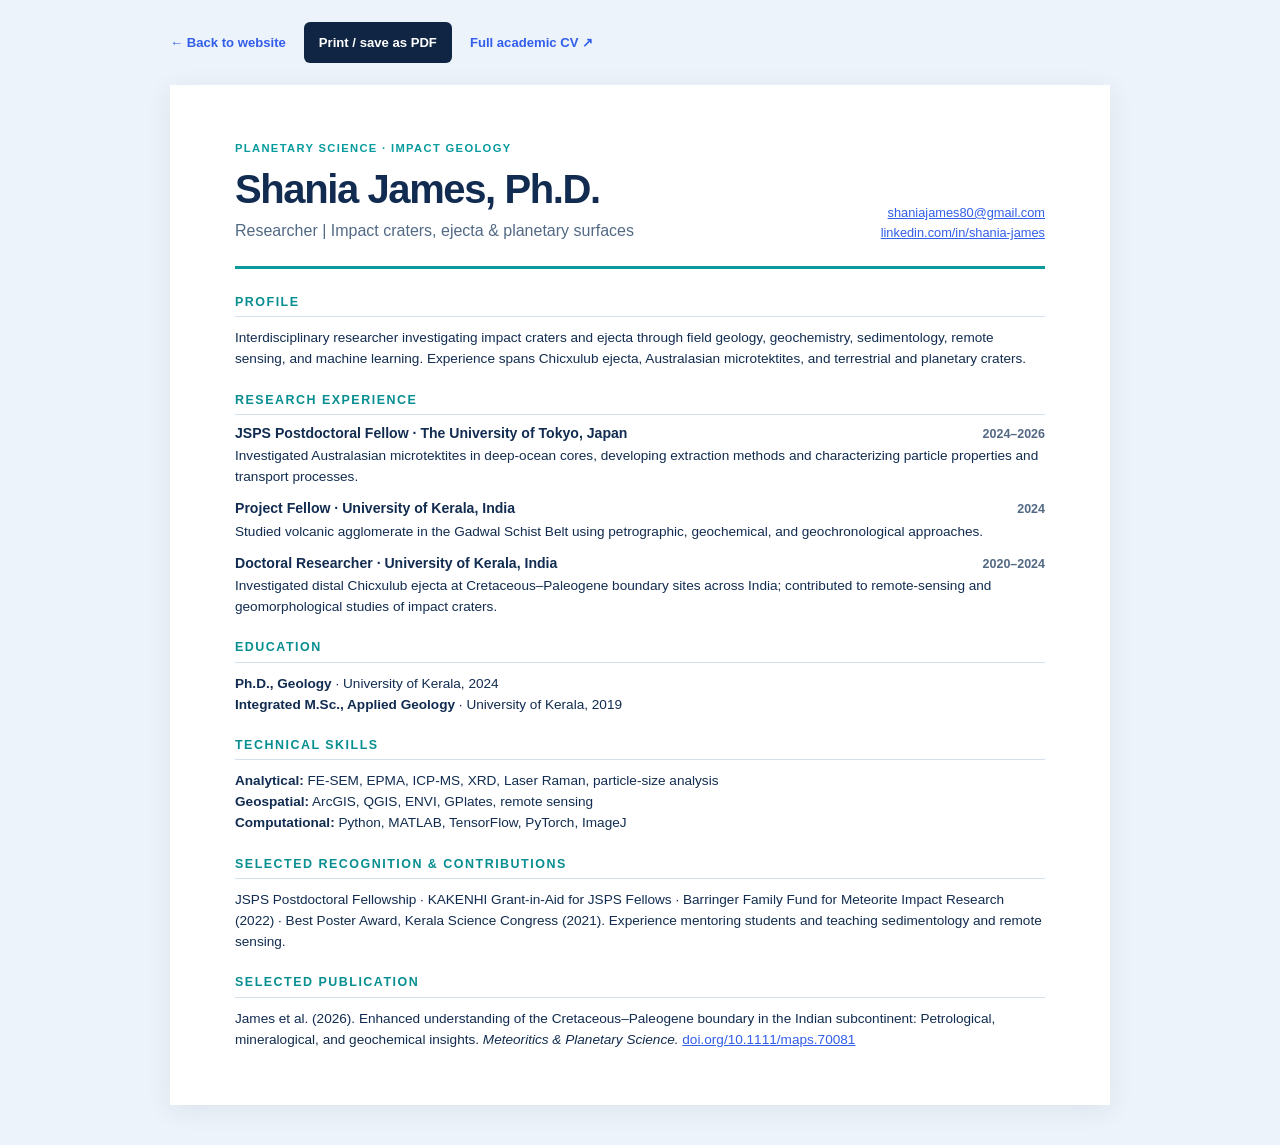
<file: resume.html>
<!doctype html>
<html lang="en">
<head>
  <meta charset="utf-8">
  <meta name="viewport" content="width=device-width, initial-scale=1">
  <meta name="description" content="Résumé of planetary scientist Shania James, Ph.D.">
  <title>Résumé | Shania James, Ph.D.</title>
  <link rel="stylesheet" href="styles.css">
  <link rel="stylesheet" href="resume.css">
</head>
<body>
  <div class="resume-toolbar"><a href="index.html">← Back to website</a><button type="button" onclick="window.print()">Print / save as PDF</button><a href="Documents/cv_ShaniaJames.pdf">Full academic CV ↗</a></div>
  <main class="resume">
    <header class="resume-header">
      <div><p class="resume-label">Planetary science · Impact geology</p><h1>Shania James, Ph.D.</h1><p>Researcher | Impact craters, ejecta &amp; planetary surfaces</p></div>
      <div class="resume-contact"><a href="mailto:shaniajames80@gmail.com">shaniajames80@gmail.com</a><a href="https://www.linkedin.com/in/shania-james">linkedin.com/in/shania-james</a></div>
    </header>
    <section><h2>Profile</h2><p>Interdisciplinary researcher investigating impact craters and ejecta through field geology, geochemistry, sedimentology, remote sensing, and machine learning. Experience spans Chicxulub ejecta, Australasian microtektites, and terrestrial and planetary craters.</p></section>
    <section><h2>Research experience</h2>
      <div class="resume-entry"><div><h3>JSPS Postdoctoral Fellow · The University of Tokyo, Japan</h3><span>2024–2026</span></div><p>Investigated Australasian microtektites in deep-ocean cores, developing extraction methods and characterizing particle properties and transport processes.</p></div>
      <div class="resume-entry"><div><h3>Project Fellow · University of Kerala, India</h3><span>2024</span></div><p>Studied volcanic agglomerate in the Gadwal Schist Belt using petrographic, geochemical, and geochronological approaches.</p></div>
      <div class="resume-entry"><div><h3>Doctoral Researcher · University of Kerala, India</h3><span>2020–2024</span></div><p>Investigated distal Chicxulub ejecta at Cretaceous–Paleogene boundary sites across India; contributed to remote-sensing and geomorphological studies of impact craters.</p></div>
    </section>
    <section><h2>Education</h2><p><strong>Ph.D., Geology</strong> · University of Kerala, 2024<br><strong>Integrated M.Sc., Applied Geology</strong> · University of Kerala, 2019</p></section>
    <section><h2>Technical skills</h2><p><strong>Analytical:</strong> FE-SEM, EPMA, ICP-MS, XRD, Laser Raman, particle-size analysis<br><strong>Geospatial:</strong> ArcGIS, QGIS, ENVI, GPlates, remote sensing<br><strong>Computational:</strong> Python, MATLAB, TensorFlow, PyTorch, ImageJ</p></section>
    <section><h2>Selected recognition &amp; contributions</h2><p>JSPS Postdoctoral Fellowship · KAKENHI Grant-in-Aid for JSPS Fellows · Barringer Family Fund for Meteorite Impact Research (2022) · Best Poster Award, Kerala Science Congress (2021). Experience mentoring students and teaching sedimentology and remote sensing.</p></section>
    <section><h2>Selected publication</h2><p>James et al. (2026). Enhanced understanding of the Cretaceous–Paleogene boundary in the Indian subcontinent: Petrological, mineralogical, and geochemical insights. <em>Meteoritics &amp; Planetary Science.</em> <a href="https://doi.org/10.1111/maps.70081">doi.org/10.1111/maps.70081</a></p></section>
  </main>
</body>
</html>
</file>
<file: styles.css>
:root{--navy:#102544;--ink:#112c50;--muted:#526985;--teal:#079b9d;--blue:#315eea;--purple:#7055ef;--tint:#edf3fa;--line:#d5e0ed;--white:#fff}
*{box-sizing:border-box}
html{scroll-behavior:smooth;scroll-padding-top:6rem}
body{margin:0;color:var(--ink);font-family:Inter,Arial,Helvetica,sans-serif;font-size:16px;line-height:1.6;background:#fff}
a{color:inherit}
button{font:inherit}
.container{width:min(1120px,calc(100% - 48px));margin:auto}
.skip-link{position:absolute;top:-100px;left:1rem;background:#fff;color:var(--navy);padding:.5rem;z-index:10}
.skip-link:focus{top:1rem}
:focus-visible{outline:3px solid #e4a449;outline-offset:3px}
.site-header{background:var(--navy);color:#fff}
.header-inner{min-height:76px;display:flex;align-items:center;justify-content:space-between;gap:24px}
.brand{font-weight:800;font-size:1.08rem;white-space:nowrap;text-decoration:none;letter-spacing:-.03em}.brand span{color:#4dd7cf}
nav{display:flex;align-items:center;justify-content:flex-end;gap:23px;flex-wrap:wrap}
nav a{font-size:.77rem;font-weight:600;text-decoration:none;color:#e4edf9}
nav a:hover,.footer-inner a:hover{text-decoration:underline}
.nav-button{border:1px solid #fff;background:#fff;color:var(--navy);padding:8px 13px;border-radius:6px}
.nav-button-outline{background:transparent;color:#fff;border-color:#8190a7}
.hero{background:var(--navy);color:#fff;overflow:hidden;position:relative}
.hero:after{content:"";position:absolute;right:-110px;top:15px;width:490px;height:490px;border:1px solid rgba(152,184,239,.12);border-radius:50%;box-shadow:0 0 0 60px rgba(152,184,239,.025),0 0 0 130px rgba(152,184,239,.025);pointer-events:none}
.hero-grid{position:relative;z-index:1;display:grid;grid-template-columns:1.1fr .8fr;gap:90px;align-items:center;padding-top:74px;padding-bottom:100px}
.eyebrow{text-transform:uppercase;letter-spacing:.15em;font-size:.7rem;font-weight:800;color:#8ee3de;margin:0 0 20px}
.status-dot{display:inline-block;width:8px;height:8px;background:#42d7ca;border-radius:50%;margin-right:7px;box-shadow:0 0 0 4px rgba(66,215,202,.13)}
.hero-name{font-size:.95rem;font-weight:700;color:#d9e7f8;margin:0 0 15px}
h1,h2,h3,p{margin-top:0}h1,h2,h3{line-height:1.16;letter-spacing:-.035em}
h1{font-size:clamp(2.5rem,4.6vw,4.15rem);margin-bottom:20px;max-width:680px}
.hero-intro{max-width:590px;color:#c5d5e9;font-size:1.05rem;margin-bottom:28px}
.button-row{display:flex;flex-wrap:wrap;gap:10px}
.button{display:inline-flex;align-items:center;justify-content:center;gap:18px;border:1px solid transparent;border-radius:6px;padding:12px 17px;text-decoration:none;font-size:.8rem;font-weight:700;transition:background .2s,border-color .2s}
.button-primary{background:var(--teal);color:white}.button-primary:hover{background:#087d80}
.button-ghost{border-color:#6a7d97;color:#fff}.button-ghost:hover{background:rgba(255,255,255,.1)}
.button-dark{background:var(--navy);color:#fff}.button-dark:hover{background:#28446a}
.question-card{background:#fff;color:var(--ink);border-radius:16px;box-shadow:0 18px 55px rgba(0,0,0,.2);overflow:hidden}
.question-heading{display:flex;gap:13px;align-items:center;padding:22px;border-bottom:1px solid var(--line)}
.question-icon{display:grid;place-items:center;background:#e4f8f6;color:var(--teal);width:32px;height:32px;border-radius:50%;flex:none}
.question-heading h2{font-size:.9rem;letter-spacing:0;margin:0 0 4px}.question-heading p{font-size:.75rem;color:var(--muted);margin:0}
.answer{background:#edf3fa;border-radius:10px;margin:20px 20px 12px;padding:16px;font-size:.88rem;min-height:102px}
.question-options{display:flex;flex-wrap:wrap;gap:8px;padding:8px 20px 22px}
.question-options button{cursor:pointer;background:#fff;color:var(--blue);border:1px solid #c9d6fb;border-radius:99px;padding:7px 11px;font-size:.74rem}
.question-options button:hover,.question-options button[aria-pressed=true]{background:#eaf0ff;border-color:var(--blue)}
.section{padding:105px 0}.section-tint{background:var(--tint)}
.section-heading{display:grid;grid-template-columns:1fr .82fr;gap:60px;align-items:end;margin-bottom:46px}
.eyebrow-dark{color:#078e91;margin-bottom:12px}.section-heading h2,.contact-section h2{font-size:clamp(2rem,3.2vw,2.9rem);margin:0}
.section-heading>p{color:var(--muted);margin:0;max-width:480px}
.research-grid{display:grid;grid-template-columns:repeat(3,1fr);gap:28px}
.research-card h3{font-size:1.22rem;margin:5px 0 12px}.research-card>p:not(.card-kicker):not(.text-link-paragraph){font-size:.91rem;color:var(--muted);min-height:5.8em}
.research-art{height:150px;position:relative;overflow:hidden;border-radius:8px;margin-bottom:21px;background:#d8e7ee}
.research-art span{position:absolute;top:15px;left:17px;font-size:.72rem;font-weight:800;letter-spacing:.12em;color:rgba(16,37,68,.65)}
.research-art i{position:absolute;display:block}
.art-field{background:linear-gradient(160deg,#dce8e7 0 51%,#abc7c0 51% 67%,#739d9b 67% 78%,#426f76 78%)}
.art-field i{width:125%;height:90px;left:-10%;bottom:-50px;background:#244e60;transform:rotate(-8deg)}
.art-grains{background:radial-gradient(circle at 30% 35%,#8dbaba 0 12px,transparent 13px),radial-gradient(circle at 70% 58%,#4e829d 0 22px,transparent 23px),radial-gradient(circle at 48% 72%,#b0cdd4 0 9px,transparent 10px),radial-gradient(circle at 77% 22%,#aecbd7 0 8px,transparent 9px),#dae9ef}
.art-grains i{width:90px;height:90px;border:1px solid #779fac;border-radius:50%;left:37%;top:20%}
.art-planets{background:#dce4f8}.art-planets i{width:125px;height:125px;border-radius:50%;background:linear-gradient(135deg,#7998c8,#374e86);right:18%;top:17px;box-shadow:-42px 25px 0 -18px #98b3dc}.art-planets:after{content:"";position:absolute;width:230px;height:65px;border:1px solid #7894c4;border-radius:50%;right:3%;top:44px;transform:rotate(-20deg)}
.card-kicker{font-size:.68rem;text-transform:uppercase;letter-spacing:.1em;font-weight:800;margin-bottom:8px}.teal{color:#078c8d}.blue{color:#315eea}.purple{color:#7055cf}
.text-link-paragraph a{color:#315eea;font-size:.8rem;font-weight:700;text-decoration:none}.text-link-paragraph a:hover{text-decoration:underline}
.research-statement{border-left:3px solid var(--teal);padding-left:22px;font-size:1.2rem;font-weight:600;max-width:710px;margin:62px 0 0}
.skills-grid{display:grid;grid-template-columns:repeat(4,1fr);gap:14px}
.skill-card{background:#fff;border-radius:8px;padding:24px 21px;border-top:3px solid var(--teal)}.skill-card:nth-child(2){border-color:#23a5c4}.skill-card:nth-child(3){border-color:var(--blue)}.skill-card:nth-child(4){border-color:var(--purple)}
.skill-card .skill-number{color:#8aa0b7;font-size:.7rem;font-weight:700}.skill-card h3{font-size:1.04rem;margin:18px 0 12px}.skill-card p{color:var(--muted);font-size:.84rem}.tags{display:flex;flex-wrap:wrap;gap:6px}.tags span{font-size:.68rem;background:#eef3f8;border-radius:4px;padding:4px 7px;color:#335574}
.timeline{display:grid;grid-template-columns:repeat(4,1fr);gap:24px;margin-top:55px}.timeline article{border-top:2px solid #91b6d6;padding-top:21px;position:relative}.timeline article:before{content:"";position:absolute;width:12px;height:12px;top:-8px;left:0;border:2px solid #fff;border-radius:50%;background:var(--teal);box-shadow:0 0 0 1px var(--teal)}.timeline article:nth-child(3):before,.timeline article:nth-child(4):before{background:var(--blue);box-shadow:0 0 0 1px var(--blue)}
.timeline-date{color:var(--teal);font-size:.78rem;font-weight:800;margin-bottom:10px}.timeline h3{font-size:1rem;margin-bottom:6px}.timeline-place{font-weight:700;color:#3e5874!important}.timeline article>p:not(.timeline-date){font-size:.83rem;color:var(--muted)}
.experience-details{border-top:1px solid var(--line);margin-top:45px;padding-top:34px;display:grid;grid-template-columns:repeat(3,1fr);gap:35px}.experience-details h3{font-size:.95rem}.experience-details p,.experience-details li{font-size:.84rem;color:var(--muted)}.experience-details ul{padding-left:18px;margin:0}.experience-details li{margin-bottom:6px}
.publication-list{border-top:1px solid #cbd9e8;margin-bottom:30px}.publication-list article{display:grid;grid-template-columns:68px 1fr;gap:15px;align-items:start;padding:21px 0;border-bottom:1px solid #cbd9e8}.publication-list .pub-year{color:var(--teal);font-size:.8rem;font-weight:800}.publication-list h3{font-size:1rem;margin:0 0 7px}.publication-list h3 a{text-decoration:none}.publication-list h3 a:hover{text-decoration:underline;color:var(--blue)}.publication-list p{font-size:.8rem;color:var(--muted);margin:0}
.contact-section{background:var(--navy);color:#fff;padding:95px 0}.contact-grid{display:grid;grid-template-columns:1fr .6fr;gap:100px;align-items:end}.contact-section h2{margin-bottom:18px}.contact-section p:not(.eyebrow){color:#c6d5e7;max-width:520px;margin-bottom:25px}.contact-details{display:flex;flex-direction:column;align-items:flex-start;gap:7px}.contact-details span{color:#9cb1c8;font-size:.7rem;font-weight:700;text-transform:uppercase;letter-spacing:.1em;margin-top:14px}.contact-details a{font-weight:700;overflow-wrap:anywhere}
footer{background:#0b1c34;color:#b9c9dc;font-size:.75rem}.footer-inner{display:flex;justify-content:space-between;gap:20px;padding-top:21px;padding-bottom:21px}.footer-inner a{text-decoration:none}
@media(max-width:900px){.header-inner{align-items:flex-start;padding:20px 0;flex-direction:column;gap:14px}nav{justify-content:flex-start;gap:14px}.hero-grid{gap:35px}.skills-grid{grid-template-columns:repeat(2,1fr)}.timeline{grid-template-columns:repeat(2,1fr);row-gap:35px}}
@media(max-width:650px){.container{width:min(100% - 36px,1120px)}nav{gap:11px 15px}nav a{font-size:.75rem}.hero-grid{grid-template-columns:1fr;padding-top:45px;padding-bottom:65px}.hero:after{right:-310px}.section{padding:72px 0}.section-heading{grid-template-columns:1fr;gap:18px;margin-bottom:32px}.research-grid,.skills-grid,.timeline,.experience-details,.contact-grid{grid-template-columns:1fr}.research-grid{gap:35px}.research-card>p:not(.card-kicker):not(.text-link-paragraph){min-height:0}.research-statement{margin-top:42px}.timeline{gap:25px;margin-top:40px}.experience-details{gap:16px}.contact-section{padding:70px 0}.contact-grid{gap:25px}.publication-list article{grid-template-columns:48px 1fr;gap:9px}}
@media(prefers-reduced-motion:reduce){html{scroll-behavior:auto}*,*:before,*:after{transition:none!important}}
</file>
<file: resume.css>
body{background:#edf3fa}
.resume-toolbar{width:min(940px,calc(100% - 40px));margin:22px auto;display:flex;align-items:center;gap:18px;flex-wrap:wrap;font-size:.82rem;font-weight:700}
.resume-toolbar a{color:#315eea;text-decoration:none}.resume-toolbar a:hover{text-decoration:underline}.resume-toolbar button{background:#102544;color:#fff;border:0;border-radius:6px;padding:10px 15px;cursor:pointer}
.resume{background:#fff;width:min(940px,calc(100% - 40px));margin:0 auto 40px;padding:55px 65px;box-shadow:0 5px 24px rgba(16,37,68,.08)}
.resume-header{display:flex;justify-content:space-between;align-items:end;gap:24px;border-bottom:3px solid #079b9d;padding-bottom:22px;margin-bottom:26px}.resume-label{color:#079b9d;text-transform:uppercase;letter-spacing:.12em;font-size:.7rem;font-weight:800;margin:0 0 8px}.resume h1{font-size:2.5rem;margin:0 0 6px}.resume-header p:last-child{margin:0;color:#526985}.resume-contact{display:flex;flex-direction:column;align-items:flex-end;font-size:.8rem;overflow-wrap:anywhere}.resume-contact a,.resume section a{color:#315eea}
.resume section{margin-top:23px}.resume h2{font-size:.78rem;letter-spacing:.12em;text-transform:uppercase;color:#078e91;border-bottom:1px solid #d5e0ed;padding-bottom:7px;margin:0 0 10px}.resume section p{font-size:.85rem;margin:0;line-height:1.55}.resume-entry{margin-bottom:13px}.resume-entry>div{display:flex;justify-content:space-between;gap:15px}.resume-entry h3{font-size:.88rem;letter-spacing:0;margin:0 0 4px}.resume-entry span{font-size:.78rem;font-weight:700;white-space:nowrap;color:#526985}
@media(max-width:650px){.resume{padding:30px 24px}.resume-header,.resume-entry>div{display:block}.resume-contact{align-items:flex-start;margin-top:15px}.resume h1{font-size:2rem}}
@media print{@page{margin:13mm}body{background:#fff;color:#102544}.resume-toolbar{display:none}.resume{width:100%;margin:0;padding:0;box-shadow:none}.resume section{break-inside:avoid;margin-top:15px}.resume-header{margin-bottom:15px}.resume h1{font-size:2rem}.resume section p{font-size:9pt}.resume h2{font-size:9pt}.resume-entry{margin-bottom:8px}.resume-entry h3{font-size:9pt}.resume-contact,.resume-entry span{font-size:8pt}}
</file>
